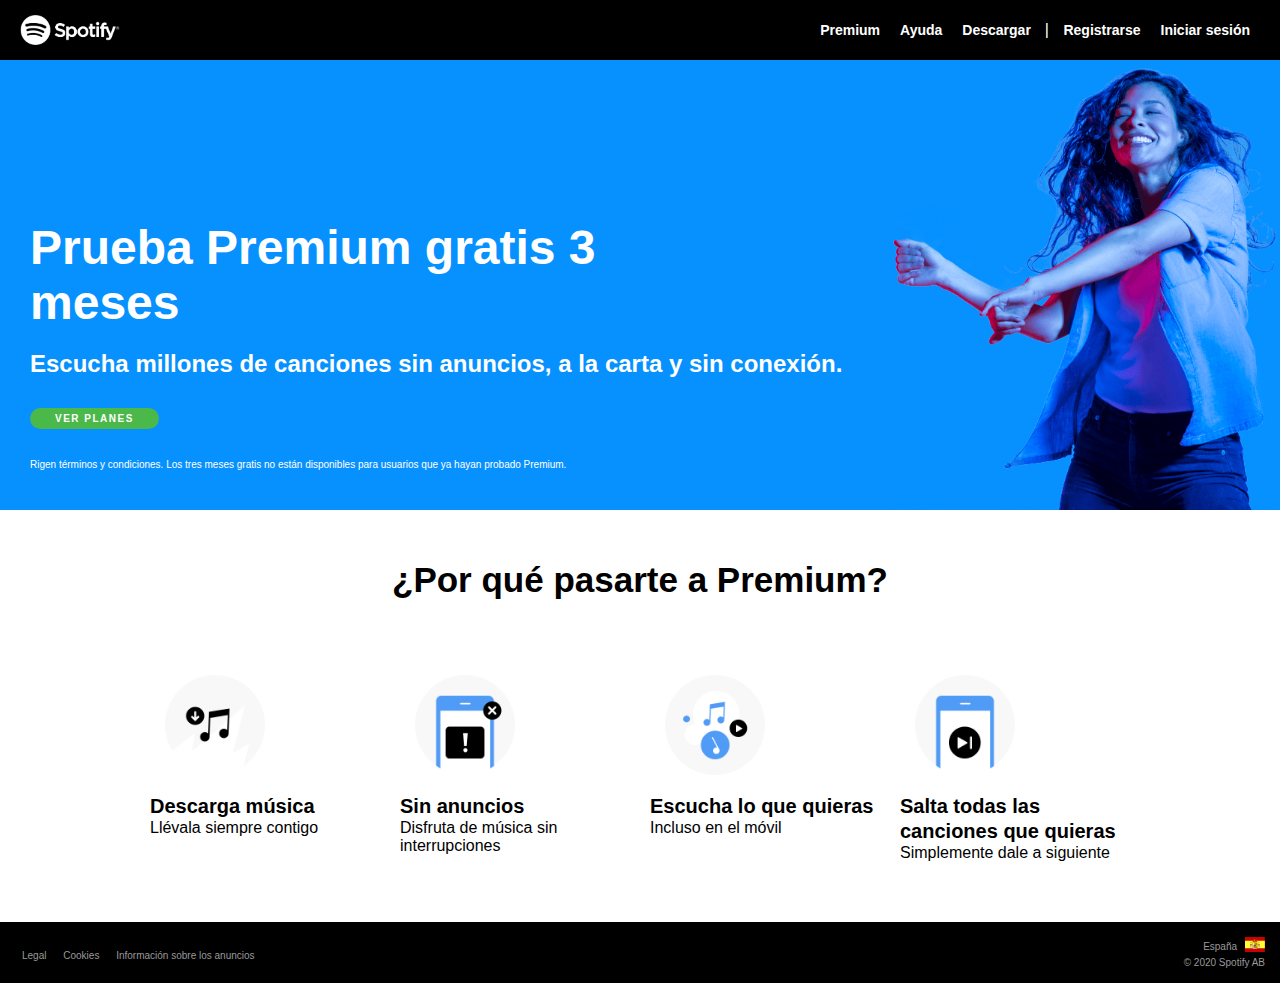
<file: index.html>
<!DOCTYPE html>
<html lang="es" class="size-m">

<head>
  <meta charset="UTF-8" />
  <meta name="viewport" content="width=device-width, initial-scale=1.0" />
  <meta http-equiv="X-UA-Compatible" content="ie=edge" />
  <link rel="stylesheet" href="./styles/main.css" />
  <title>Spotify</title>
</head>

<body>
  <!-- header -->
  <header class="header">
    <img class="logo" src="./images/logo.png" alt="Spotify logo" />
    <img class="logo hamb" src="./images/menu-icon.png" alt="Spotify logo" />
    <nav class="nav">
      <ul class="list">
        <li class="list-item">
          <a class="link" href="#">Premium</a>
        </li>
        <li class="list-item">
          <a class="link" href="#">Ayuda</a>
        </li>
        <li class="list-item">
          <a class="link" href="#">Descargar</a>
        </li>
        <li class="list-item link-signup">
          <a class="link" href="#">Registrarse</a>
        </li>
        <li class="list-item">
          <a class="link" href="#">Iniciar sesión</a>
        </li>
      </ul>
    </nav>
  </header>

  <main class="main">
    <!-- hero -->
    <section class="hero">
      <h1 class="hero-title">Prueba Premium gratis 3 meses</h1>
      <h2 class="hero-subtitle">
        Escucha millones de canciones sin anuncios, a la carta y sin conexión.
      </h2>
      <a class="hero-plans" href="#">Ver planes</a>
      <small class="hero-policy">
        Rigen términos y condiciones. Los tres meses gratis no están disponibles para usuarios que
        ya hayan probado Premium.
      </small>
    </section>

    <!-- benefits -->
    <section class="benefits-wrapper">
      <h2 class="benefits-title">¿Por qué pasarte a Premium?</h2>
      <div class="benefits">
        <article class="benefit">
          <img class="benefit-img" src="./images/benefit-1.png" alt="Descarga música" />
          <div class="info">
            <h3 class="benefit-title">Descarga música</h3>
            <p class="benefit-description">Llévala siempre contigo</p>
          </div>
        </article>
        <article class="benefit">
          <img class="benefit-img" src="./images/benefit-2.png" alt="Sin anuncios" />
          <div class="info">
            <h3 class="benefit-title">Sin anuncios</h3>
            <p class="benefit-description">Disfruta de música sin interrupciones</p>
          </div>
        </article>
        <article class="benefit">
          <img class="benefit-img" src="./images/benefit-3.png" alt="Escucha lo que quieras" />
          <div class="info">
            <h3 class="benefit-title">Escucha lo que quieras</h3>
            <p class="benefit-description">Incluso en el móvil</p>
          </div>
        </article>
        <article class="benefit">
          <img class="benefit-img" src="./images/benefit-4.png" alt="Salta todas las canciones que quieras" />
          <div class="info">
            <h3 class="benefit-title">Salta todas las canciones que quieras</h3>
            <p class="benefit-description">Simplemente dale a siguiente</p>
          </div>
        </article>
      </div>
    </section>
  </main>

  <!-- footer -->
  <footer class="footer">
    <nav>
      <ul>
        <li class="footer-menu-items">
          <a class="footer-menu-links" href="#">Legal</a>
        </li>
        <li class="footer-menu-items">
          <a class="footer-menu-links" href="#">Cookies</a>
        </li>
        <li class="footer-menu-items">
          <a class="footer-menu-links" href="#">Información sobre los anuncios</a>
        </li>
      </ul>
    </nav>
    <div class="copy">
      <span class="copy-spain">España
        <img class="copy-spain-flag" src="./images/es.svg" alt="Salta todas las canciones que quieras" /></span>
      <span class="copy-year">&copy; 2020 Spotify AB</span>
    </div>
  </footer>
</body>

</html>
</file>
<file: styles/main.css>
/* reset styles */

* {
  box-sizing: border-box;
  font-family: Circular, Arial, Helvetica, sans-serif;
  font-size: 16px;
  margin: 0;
  padding: 0;
}

a {
  color: white;
  text-decoration: none;
}

body {
  margin: 0;
}

/* header */

.header {
  position: fixed;
  top: 0;
  width: 100%;
  padding: 15px 20px;
  display: flex;
  justify-content: space-between;
  align-items: center;
  background: black;
}
.hero-title {
  margin-top: 50px;
}
.logo {
  height: 30px;
}
.nav{
  display: none;
}
.list {
  display: flex;
  justify-content: space-between;
  list-style-type: none;
}

.link {
  padding: 10px;
  font-size: 14px;
  font-weight: bold;
}

.link:hover {
  color: #4bb84a;
}

.link-signup:before {
  padding-left: 4px;
  content: '|';
  color: white;
}

/* main */

.main {
  margin-top: 60px; /* esto es lo que mide el header */
}

/* hero area */

.hero {
  padding: 60px 30px 30px 30px;
  background-color: #0691ff;
  color: white;
  height: 50vh;
}

.hero-title {

  max-width: 600px;
  font-size: 3rem;
  line-height: 55px;
}

.hero-subtitle {
  margin-top: 20px;
  font-size: 1.5rem;
}

.hero-plans {
  display: inline-block;
  margin-top: 30px;
  padding: 5px 25px;
  border-radius: 50px;
  background-color: #4bb84a;
  font-size: 10px;
  font-weight: bold;
  letter-spacing: 1.5px;
  text-transform: uppercase;
}

.hero-policy {
  display: block;
  margin-top: 30px;
  font-size: 10px;
}

/* benefits area */

.benefits-title {
  margin-top: 50px;
  text-align: center;
  font-size: 35px;
}

.benefits {
  display: flex;
  flex-direction: column;
  align-items: flex-start;
  margin: 50px auto;
  max-width: 400px;
}

/* benefit item */

.benefit {
  display: flex;
  align-items: left;
  padding: 10px;
}

.benefit-img {
  margin: 15px;
  width: 100px;
}

.benefit-title {
  font-size: 1.25rem;
  line-height: 25px;
}

/* footer */

.footer {
  display: flex;
  justify-content: space-between;
  align-items: flex-end;
  padding: 15px;
  background-color: black;
}

.footer,
.footer * {
  font-size: 10px;
  color: #999;
}

.footer-menu-links:hover {
  color: white;
}

.footer-menu-items {
  display: inline-block;
}

.footer-menu-links {
  display: inline-block;
  padding: 7px;
}

/* copy */

.copy {
  display: flex;
  flex-direction: column;
  text-align: right;
}

.copy-year {
  margin-top: 5px;
}

.copy-spain-flag {
  margin-left: 5px;
  height: 15px;
  vertical-align: text-bottom;
}

/* media queries */

@media all and (min-width: 768px) {

  .hero {
    background-image: url(../images/premium-dancer.png);
    background-size: contain;
    background-repeat: no-repeat;
    background-position-x: right;
  }
  .hamb{
    display: none;
  }
  .nav{
    display: block;
  }
  .hero-title {
    margin-top: 100px;
  }
  .benefits {
    flex-direction: row;
    justify-content: center;
    flex-wrap: wrap;
    max-width: 700px;
  }

  .benefit {
    width: 50%;
  }
}

@media all and (min-width: 1200px) {
  .benefits {
    flex-direction: row;
    flex-wrap: nowrap;
    max-width: 1000px;
  }

  .benefit {
    display: block;
  }
}
</file>
